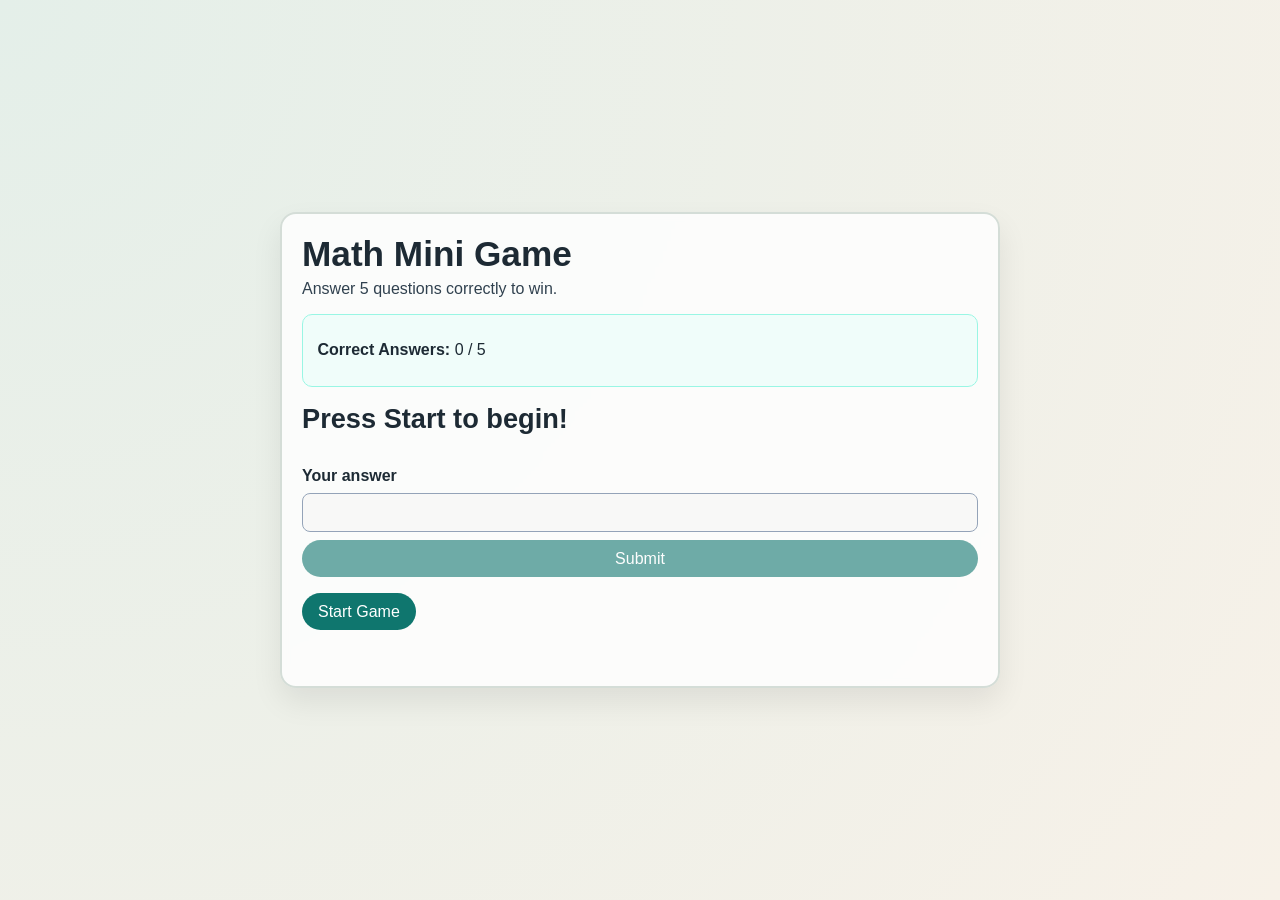
<file: index.html>
<!doctype html>
<html lang="en">
<head>
  <meta charset="UTF-8">
  <meta name="viewport" content="width=device-width, initial-scale=1.0">
  <title>Math Mini Game</title>
  <meta name="description" content="Play a quick arithmetic challenge: answer 5 math questions correctly to win.">
  <meta name="theme-color" content="#0f766e">

  <link rel="icon" type="image/svg+xml" href="favicon.svg">
  <link rel="apple-touch-icon" href="favicon.svg">

  <meta property="og:type" content="website">
  <meta property="og:title" content="Math Mini Game">
  <meta property="og:description" content="Answer 5 arithmetic questions correctly and win the mini game.">
  <meta property="og:url" content="https://52311774-hash.github.io/mathgame/">
  <meta property="og:image" content="https://52311774-hash.github.io/mathgame/og-image.svg">
  <meta property="og:image:alt" content="Math Mini Game social preview card">

  <meta name="twitter:card" content="summary_large_image">
  <meta name="twitter:title" content="Math Mini Game">
  <meta name="twitter:description" content="Answer 5 arithmetic questions correctly and win the mini game.">
  <meta name="twitter:image" content="https://52311774-hash.github.io/mathgame/og-image.svg">
  <link rel="stylesheet" href="styles.css">
</head>
<body>
  <main class="game-shell">
    <h1>Math Mini Game</h1>
    <p class="subtitle">Answer 5 questions correctly to win.</p>

    <section class="status" aria-live="polite">
      <p><strong>Correct Answers:</strong> <span id="score">0</span> / 5</p>
    </section>

    <section class="question-area">
      <h2 id="question">Press Start to begin!</h2>
    </section>

    <form id="answer-form" class="answer-form" autocomplete="off">
      <label for="answer-input">Your answer</label>
      <input id="answer-input" type="number" step="any" required disabled>
      <button id="submit-btn" type="submit" disabled>Submit</button>
    </form>

    <div class="actions">
      <button id="start-btn" type="button">Start Game</button>
      <button id="restart-btn" type="button" class="hidden">Play Again</button>
    </div>

    <p id="feedback" class="feedback" aria-live="polite"></p>
  </main>

  <script src="game.js"></script>
</body>
</html>
</file>
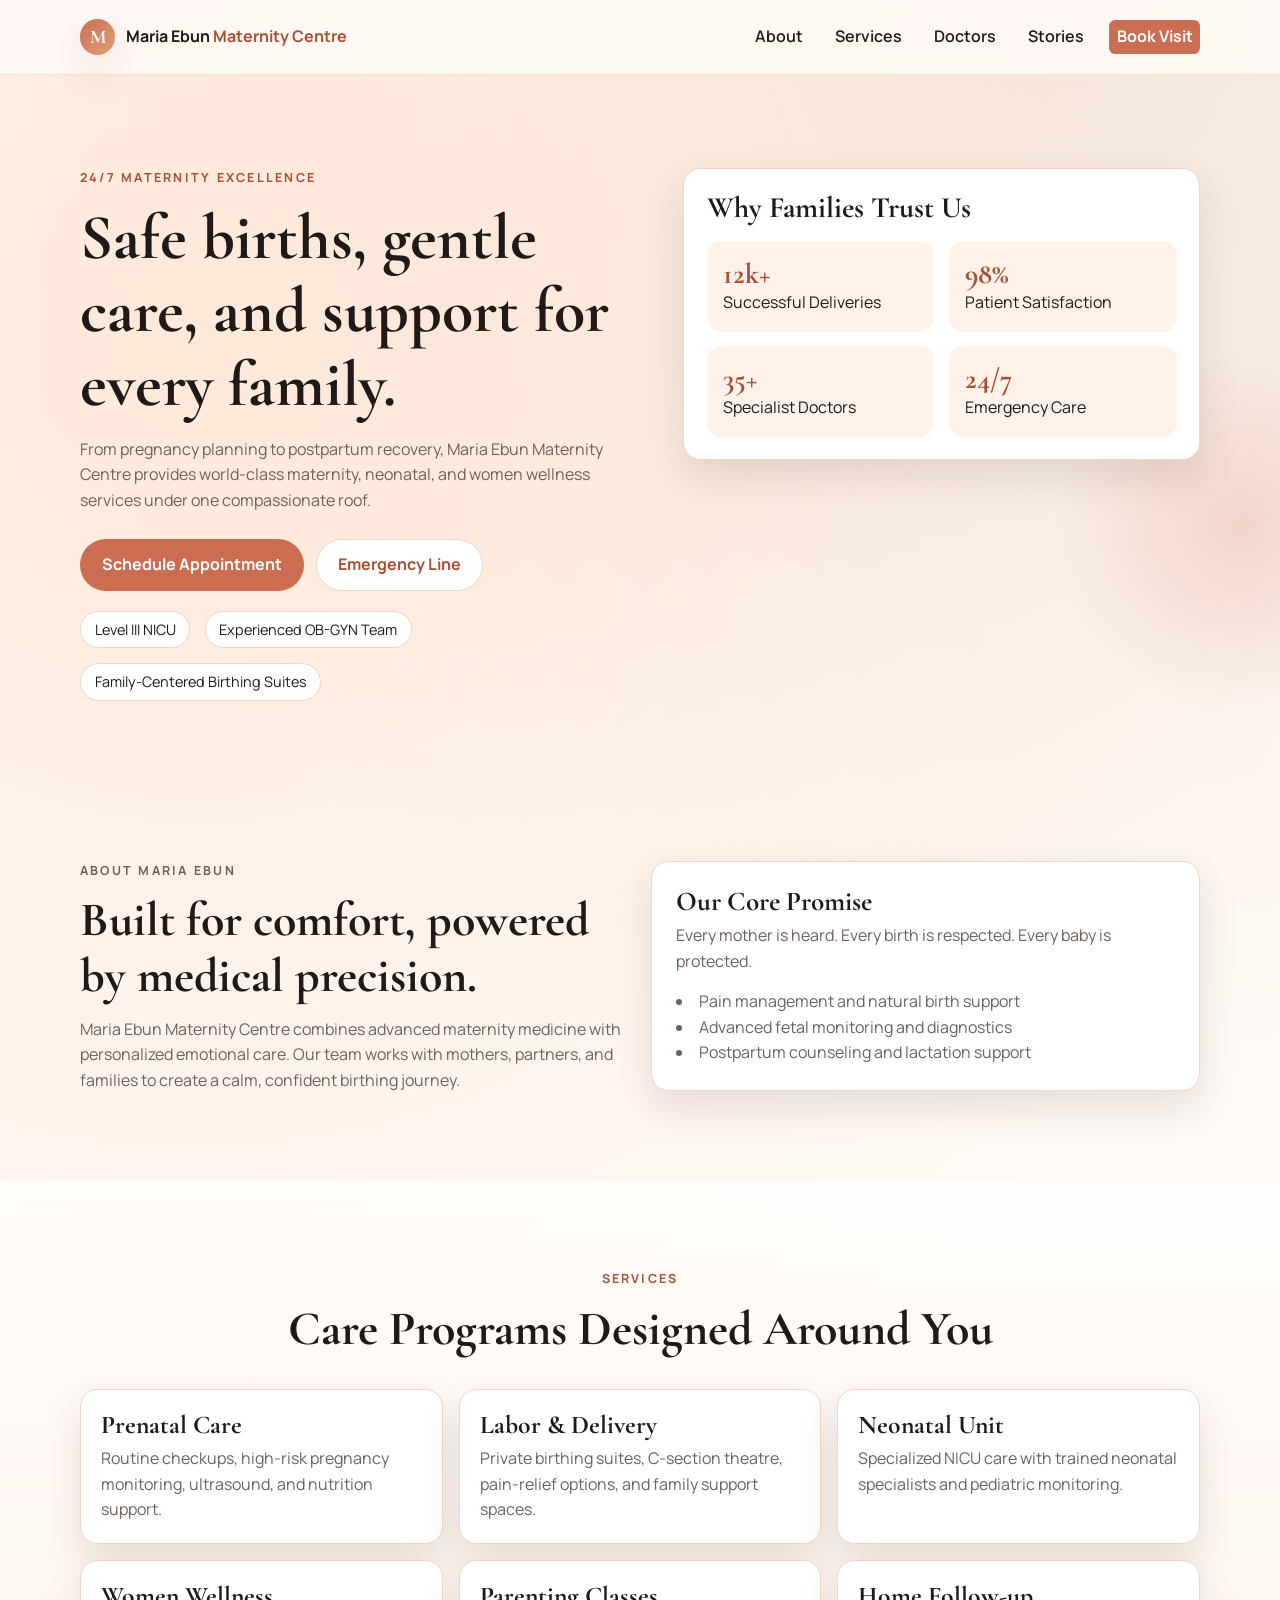
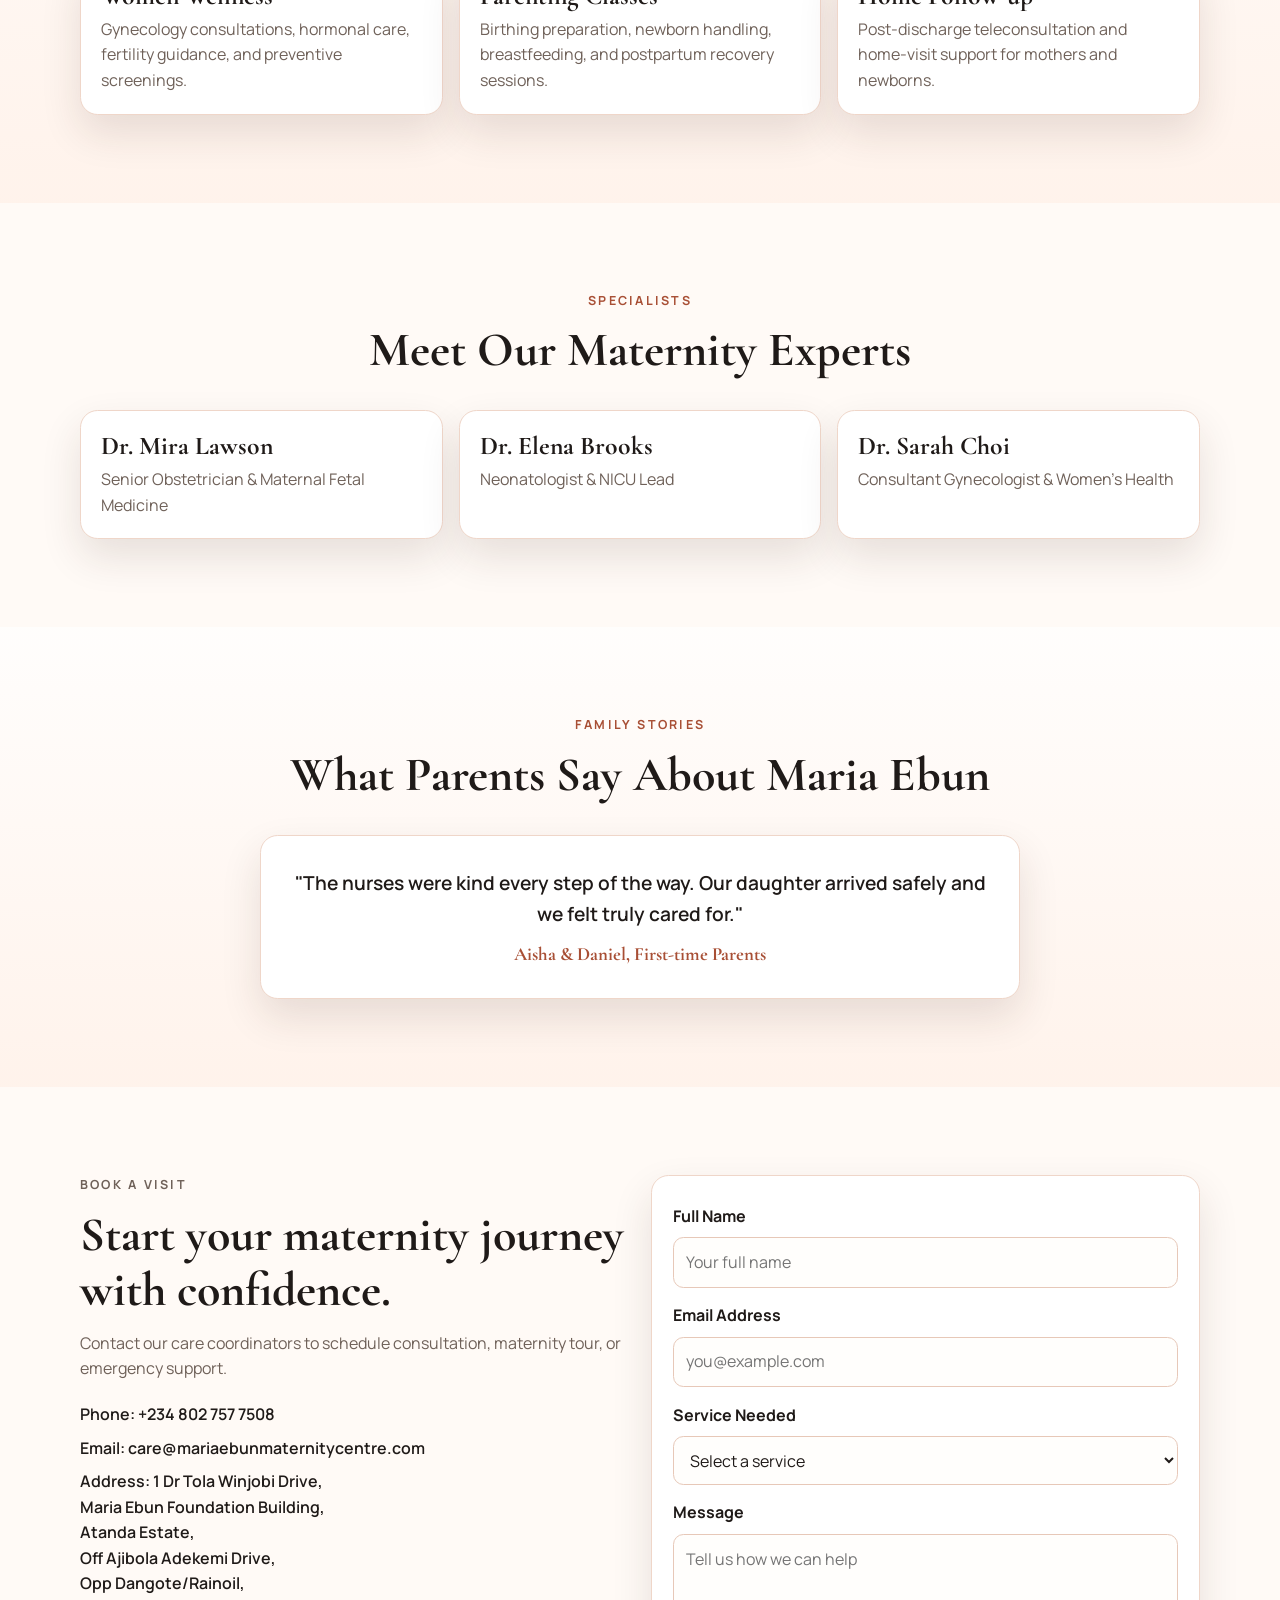
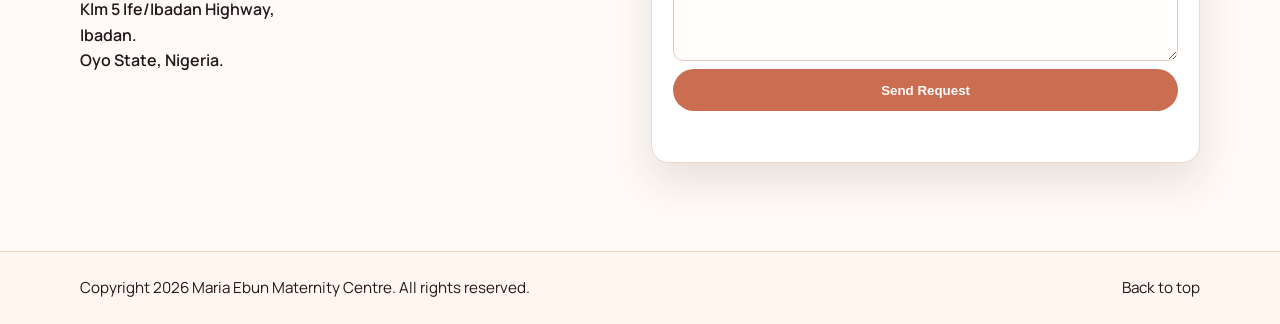
<file: docs/index.html>
<!DOCTYPE html>
<html lang="en">
<head>
  <meta charset="UTF-8" />
  <meta name="viewport" content="width=device-width, initial-scale=1.0" />
  <meta name="description" content="Maria Ebun Maternity Centre - Compassionate maternity, neonatal, and women's wellness care." />
  <title>Maria Ebun Maternity Centre</title>
  <link rel="preconnect" href="https://fonts.googleapis.com" />
  <link rel="preconnect" href="https://fonts.gstatic.com" crossorigin />
  <link href="https://fonts.googleapis.com/css2?family=Cormorant+Garamond:wght@500;600;700&family=Manrope:wght@400;500;600;700;800&display=swap" rel="stylesheet" />
  <link rel="stylesheet" href="styles.css" />
</head>
<body>
  <header class="site-header" id="top">
    <div class="container nav-wrap">
      <a href="#top" class="brand" aria-label="Maria Ebun Home">
        <span class="brand-mark">M</span>
        <span class="brand-text">Maria Ebun <strong>Maternity Centre</strong></span>
      </a>

      <button class="nav-toggle" aria-expanded="false" aria-controls="primary-nav" aria-label="Toggle navigation">
        <span></span>
        <span></span>
        <span></span>
      </button>

      <nav id="primary-nav" class="primary-nav" aria-label="Main Navigation">
        <a href="#about">About</a>
        <a href="#services">Services</a>
        <a href="#doctors">Doctors</a>
        <a href="#testimonials">Stories</a>
        <a href="#contact" class="btn btn-small">Book Visit</a>
      </nav>
    </div>
  </header>

  <main>
    <section class="hero">
      <div class="hero-glow"></div>
      <div class="container hero-grid">
        <div class="hero-copy reveal">
          <p class="eyebrow">24/7 Maternity Excellence</p>
          <h1>Safe births, gentle care, and support for every family.</h1>
          <p class="lead">
            From pregnancy planning to postpartum recovery, Maria Ebun Maternity Centre provides world-class maternity,
            neonatal, and women wellness services under one compassionate roof.
          </p>
          <div class="hero-actions">
            <a href="#contact" class="btn">Schedule Appointment</a>
            <a href="tel:+2348027577508" class="btn btn-ghost">Emergency Line</a>
          </div>
          <ul class="hero-points" aria-label="Hospital highlights">
            <li>Level III NICU</li>
            <li>Experienced OB-GYN Team</li>
            <li>Family-Centered Birthing Suites</li>
          </ul>
        </div>

        <aside class="hero-panel reveal delay-1" aria-label="Quick facts">
          <h2>Why Families Trust Us</h2>
          <div class="stats-grid">
            <article>
              <h3>12k+</h3>
              <p>Successful Deliveries</p>
            </article>
            <article>
              <h3>98%</h3>
              <p>Patient Satisfaction</p>
            </article>
            <article>
              <h3>35+</h3>
              <p>Specialist Doctors</p>
            </article>
            <article>
              <h3>24/7</h3>
              <p>Emergency Care</p>
            </article>
          </div>
        </aside>
      </div>
    </section>

    <section class="about section" id="about">
      <div class="container split">
        <div class="reveal">
          <p class="eyebrow">About Maria Ebun</p>
          <h2>Built for comfort, powered by medical precision.</h2>
          <p>
            Maria Ebun Maternity Centre combines advanced maternity medicine with personalized emotional care.
            Our team works with mothers, partners, and families to create a calm, confident birthing journey.
          </p>
        </div>
        <div class="card reveal delay-1">
          <h3>Our Core Promise</h3>
          <p>Every mother is heard. Every birth is respected. Every baby is protected.</p>
          <ul>
            <li>Pain management and natural birth support</li>
            <li>Advanced fetal monitoring and diagnostics</li>
            <li>Postpartum counseling and lactation support</li>
          </ul>
        </div>
      </div>
    </section>

    <section class="services section" id="services">
      <div class="container">
        <p class="eyebrow center">Services</p>
        <h2 class="center">Care Programs Designed Around You</h2>

        <div class="service-grid">
          <article class="service-card reveal">
            <h3>Prenatal Care</h3>
            <p>Routine checkups, high-risk pregnancy monitoring, ultrasound, and nutrition support.</p>
          </article>
          <article class="service-card reveal delay-1">
            <h3>Labor & Delivery</h3>
            <p>Private birthing suites, C-section theatre, pain-relief options, and family support spaces.</p>
          </article>
          <article class="service-card reveal delay-2">
            <h3>Neonatal Unit</h3>
            <p>Specialized NICU care with trained neonatal specialists and pediatric monitoring.</p>
          </article>
          <article class="service-card reveal">
            <h3>Women Wellness</h3>
            <p>Gynecology consultations, hormonal care, fertility guidance, and preventive screenings.</p>
          </article>
          <article class="service-card reveal delay-1">
            <h3>Parenting Classes</h3>
            <p>Birthing preparation, newborn handling, breastfeeding, and postpartum recovery sessions.</p>
          </article>
          <article class="service-card reveal delay-2">
            <h3>Home Follow-up</h3>
            <p>Post-discharge teleconsultation and home-visit support for mothers and newborns.</p>
          </article>
        </div>
      </div>
    </section>

    <section class="doctors section" id="doctors">
      <div class="container">
        <p class="eyebrow center">Specialists</p>
        <h2 class="center">Meet Our Maternity Experts</h2>

        <div class="doctor-grid">
          <article class="doctor-card reveal">
            <h3>Dr. Mira Lawson</h3>
            <p>Senior Obstetrician & Maternal Fetal Medicine</p>
          </article>
          <article class="doctor-card reveal delay-1">
            <h3>Dr. Elena Brooks</h3>
            <p>Neonatologist & NICU Lead</p>
          </article>
          <article class="doctor-card reveal delay-2">
            <h3>Dr. Sarah Choi</h3>
            <p>Consultant Gynecologist & Women's Health</p>
          </article>
        </div>
      </div>
    </section>

    <section class="testimonials section" id="testimonials">
      <div class="container">
        <p class="eyebrow center">Family Stories</p>
        <h2 class="center">What Parents Say About Maria Ebun</h2>
        <div class="testimonial-box reveal" aria-live="polite">
          <p id="testimonial-quote">
            "The nurses were kind every step of the way. Our daughter arrived safely and we felt truly cared for."
          </p>
          <h3 id="testimonial-author">Aisha & Daniel, First-time Parents</h3>
        </div>
      </div>
    </section>

    <section class="contact section" id="contact">
      <div class="container split">
        <div class="reveal">
          <p class="eyebrow">Book a Visit</p>
          <h2>Start your maternity journey with confidence.</h2>
          <p>
            Contact our care coordinators to schedule consultation, maternity tour, or emergency support.
          </p>
          <ul class="contact-list">
            <li>Phone: +234 802 757 7508</li>
            <li>Email: care@mariaebunmaternitycentre.com</li>
            <li>
              Address: 1 Dr Tola Winjobi Drive,<br />
              Maria Ebun Foundation Building,<br />
              Atanda Estate,<br />
              Off Ajibola Adekemi Drive,<br />
              Opp Dangote/Rainoil,<br />
              Klm 5 Ife/Ibadan Highway,<br />
              Ibadan.<br />
              Oyo State, Nigeria.
            </li>
          </ul>
        </div>

        <form class="contact-form reveal delay-1" novalidate>
          <label for="name">Full Name</label>
          <input id="name" name="name" type="text" placeholder="Your full name" required />

          <label for="email">Email Address</label>
          <input id="email" name="email" type="email" placeholder="you@example.com" required />

          <label for="service">Service Needed</label>
          <select id="service" name="service" required>
            <option value="">Select a service</option>
            <option>Prenatal Consultation</option>
            <option>Delivery Package</option>
            <option>NICU Information</option>
            <option>Women Wellness Check</option>
          </select>

          <label for="message">Message</label>
          <textarea id="message" name="message" rows="4" placeholder="Tell us how we can help"></textarea>

          <button type="submit" class="btn">Send Request</button>
          <p class="form-note" id="form-note" role="status" aria-live="polite"></p>
        </form>
      </div>
    </section>
  </main>

  <footer class="site-footer">
    <div class="container footer-wrap">
      <p>Copyright <span id="year"></span> Maria Ebun Maternity Centre. All rights reserved.</p>
      <a href="#top">Back to top</a>
    </div>
  </footer>

  <script src="script.js"></script>
</body>
</html>
</file>
<file: styles.css>
:root {
  --bg-1: #f7f1e8;
  --bg-2: #e4efe9;
  --surface: #ffffffcc;
  --text: #1d2a34;
  --accent: #0f766e;
  --accent-strong: #115e59;
  --danger: #9f1239;
  --ring: #14b8a6;
}

* {
  box-sizing: border-box;
}

body {
  margin: 0;
  min-height: 100vh;
  display: grid;
  place-items: center;
  font-family: "Trebuchet MS", "Segoe UI", sans-serif;
  color: var(--text);
  background: radial-gradient(circle at top left, var(--bg-2), var(--bg-1));
  padding: 1rem;
}

.game-shell {
  width: min(720px, 100%);
  background: var(--surface);
  border: 2px solid #d4ddd7;
  border-radius: 16px;
  padding: 1.25rem;
  box-shadow: 0 14px 30px rgba(0, 0, 0, 0.08);
  backdrop-filter: blur(4px);
}

h1 {
  margin: 0;
  font-size: clamp(1.5rem, 3vw, 2.2rem);
}

.subtitle {
  margin-top: 0.4rem;
  color: #30414f;
}

.status {
  background: #f0fdfa;
  border: 1px solid #99f6e4;
  border-radius: 10px;
  padding: 0.65rem 0.9rem;
  margin: 1rem 0;
}

.question-area {
  min-height: 3rem;
}

.question-area h2 {
  margin: 0;
  font-size: clamp(1.2rem, 2.6vw, 1.7rem);
}

.answer-form {
  margin-top: 1rem;
  display: grid;
  gap: 0.5rem;
}

.answer-form label {
  font-weight: 600;
}

input,
button {
  font: inherit;
}

input {
  border: 1px solid #94a3b8;
  border-radius: 8px;
  padding: 0.6rem 0.75rem;
  outline: none;
}

input:focus {
  border-color: var(--ring);
  box-shadow: 0 0 0 3px #99f6e4;
}

.actions {
  margin-top: 1rem;
  display: flex;
  gap: 0.75rem;
  flex-wrap: wrap;
}

button {
  border: none;
  border-radius: 999px;
  padding: 0.6rem 1rem;
  color: #ffffff;
  background: var(--accent);
  cursor: pointer;
  transition: transform 0.12s ease, background-color 0.12s ease;
}

button:hover:not(:disabled) {
  transform: translateY(-1px);
  background: var(--accent-strong);
}

button:disabled {
  cursor: not-allowed;
  opacity: 0.6;
}

.feedback {
  margin: 1rem 0 0;
  min-height: 1.25rem;
  color: var(--danger);
  font-weight: 600;
}

.hidden {
  display: none;
}

@media (max-width: 480px) {
  .game-shell {
    padding: 1rem;
  }
}
</file>
<file: docs/styles.css>
:root {
  --bg: #fffaf6;
  --surface: #ffffff;
  --surface-2: #fff2ea;
  --text: #1f1a18;
  --muted: #6f6159;
  --accent: #cb6d51;
  --accent-dark: #a84f35;
  --line: #efd6c9;
  --shadow: 0 18px 40px rgba(54, 31, 22, 0.12);
}

* {
  box-sizing: border-box;
  margin: 0;
  padding: 0;
}

html {
  scroll-behavior: smooth;
}

body {
  background:
    radial-gradient(circle at 15% 10%, rgba(255, 217, 192, 0.5), transparent 35%),
    radial-gradient(circle at 85% 0%, rgba(232, 208, 190, 0.45), transparent 30%),
    var(--bg);
  color: var(--text);
  font-family: "Manrope", sans-serif;
  line-height: 1.6;
}

img {
  max-width: 100%;
}

h1,
h2,
h3 {
  font-family: "Cormorant Garamond", serif;
  line-height: 1.15;
}

a {
  color: inherit;
  text-decoration: none;
}

.container {
  width: min(1120px, 92vw);
  margin-inline: auto;
}

.section {
  padding: 5.5rem 0;
}

.eyebrow {
  letter-spacing: 0.18em;
  text-transform: uppercase;
  font-size: 0.78rem;
  font-weight: 700;
  color: var(--accent-dark);
  margin-bottom: 0.8rem;
}

.center {
  text-align: center;
}

.site-header {
  position: sticky;
  top: 0;
  z-index: 999;
  background: rgba(255, 250, 246, 0.88);
  backdrop-filter: blur(8px);
  border-bottom: 1px solid rgba(203, 109, 81, 0.16);
}

.nav-wrap {
  min-height: 74px;
  display: flex;
  align-items: center;
  justify-content: space-between;
  gap: 1.2rem;
}

.brand {
  display: inline-flex;
  align-items: center;
  gap: 0.7rem;
  font-weight: 700;
}

.brand-mark {
  height: 2.2rem;
  width: 2.2rem;
  border-radius: 999px;
  background: linear-gradient(135deg, #ca6f54, #dfa077);
  color: #fff;
  display: grid;
  place-items: center;
  font-family: "Cormorant Garamond", serif;
  font-size: 1.2rem;
  box-shadow: var(--shadow);
}

.brand-text strong {
  color: var(--accent-dark);
}

.primary-nav {
  display: flex;
  align-items: center;
  gap: 1.2rem;
  font-weight: 600;
}

.primary-nav a {
  padding: 0.2rem 0.4rem;
  border-radius: 0.4rem;
}

.primary-nav a:hover {
  color: var(--accent-dark);
}

.nav-toggle {
  display: none;
  border: none;
  background: transparent;
  cursor: pointer;
  padding: 0.3rem;
}

.nav-toggle span {
  display: block;
  width: 1.6rem;
  height: 2px;
  background: var(--text);
  margin: 0.32rem 0;
}

.hero {
  padding: 5.8rem 0 4.5rem;
  position: relative;
  overflow: hidden;
}

.hero-glow {
  position: absolute;
  inset: auto -12% 8% auto;
  width: 380px;
  height: 380px;
  border-radius: 50%;
  background: radial-gradient(circle, rgba(203, 109, 81, 0.2), transparent 70%);
  pointer-events: none;
}

.hero-grid {
  display: grid;
  grid-template-columns: 1.05fr 0.95fr;
  gap: 2rem;
  align-items: start;
}

.hero-copy h1 {
  font-size: clamp(2.2rem, 5vw, 4rem);
  margin-bottom: 0.95rem;
}

.lead {
  color: var(--muted);
  max-width: 62ch;
}

.hero-actions {
  margin-top: 1.6rem;
  display: flex;
  flex-wrap: wrap;
  gap: 0.8rem;
}

.btn {
  display: inline-flex;
  align-items: center;
  justify-content: center;
  border: 1px solid transparent;
  border-radius: 999px;
  padding: 0.78rem 1.3rem;
  font-weight: 700;
  background: var(--accent);
  color: #fff;
  transition: transform 0.25s ease, background 0.25s ease;
}

.btn:hover {
  transform: translateY(-2px);
  background: var(--accent-dark);
}

.btn-small {
  padding: 0.52rem 0.9rem;
}

.btn-ghost {
  border-color: var(--line);
  color: var(--accent-dark);
  background: var(--surface);
}

.hero-points {
  margin-top: 1.2rem;
  display: flex;
  flex-wrap: wrap;
  gap: 0.9rem;
  list-style: none;
}

.hero-points li {
  background: var(--surface);
  border: 1px solid var(--line);
  border-radius: 999px;
  padding: 0.4rem 0.85rem;
  font-size: 0.9rem;
}

.hero-panel,
.card,
.service-card,
.doctor-card,
.testimonial-box,
.contact-form {
  background: var(--surface);
  border: 1px solid var(--line);
  border-radius: 1.1rem;
  box-shadow: var(--shadow);
}

.hero-panel {
  padding: 1.4rem;
}

.hero-panel h2 {
  font-size: 1.85rem;
  margin-bottom: 1rem;
}

.stats-grid {
  display: grid;
  grid-template-columns: repeat(2, minmax(120px, 1fr));
  gap: 0.9rem;
}

.stats-grid article {
  background: var(--surface-2);
  border-radius: 0.9rem;
  padding: 1rem;
}

.stats-grid h3 {
  font-size: 1.8rem;
  color: var(--accent-dark);
}

.split {
  display: grid;
  grid-template-columns: 1fr 1fr;
  gap: 1.4rem;
  align-items: start;
}

.about h2,
.services h2,
.doctors h2,
.testimonials h2,
.contact h2 {
  font-size: clamp(2rem, 4vw, 3rem);
  margin-bottom: 0.8rem;
}

.card {
  padding: 1.5rem;
}

.card h3 {
  font-size: 1.7rem;
  margin-bottom: 0.4rem;
}

.card ul {
  margin-top: 0.9rem;
  list-style-position: inside;
  color: var(--muted);
}

.services,
.testimonials {
  background: linear-gradient(180deg, rgba(255, 255, 255, 0.7), rgba(255, 242, 234, 0.9));
}

.service-grid,
.doctor-grid {
  margin-top: 2rem;
  display: grid;
  gap: 1rem;
}

.service-grid {
  grid-template-columns: repeat(3, minmax(220px, 1fr));
}

.doctor-grid {
  grid-template-columns: repeat(3, minmax(220px, 1fr));
}

.service-card,
.doctor-card {
  padding: 1.25rem;
}

.service-card h3,
.doctor-card h3 {
  font-size: 1.6rem;
  margin-bottom: 0.4rem;
}

.service-card p,
.doctor-card p,
.about p,
.contact p {
  color: var(--muted);
}

.testimonial-box {
  margin: 2rem auto 0;
  max-width: 760px;
  text-align: center;
  padding: 2rem;
}

.testimonial-box p {
  font-size: 1.2rem;
  font-weight: 600;
}

.testimonial-box h3 {
  margin-top: 0.9rem;
  color: var(--accent-dark);
}

.contact-list {
  margin-top: 1rem;
  list-style: none;
}

.contact-list li {
  padding: 0.25rem 0;
  font-weight: 600;
}

.contact-form {
  padding: 1.3rem;
  display: grid;
  gap: 0.5rem;
}

.contact-form label {
  margin-top: 0.45rem;
  font-weight: 700;
}

.contact-form input,
.contact-form select,
.contact-form textarea {
  border: 1px solid #e7c8b8;
  border-radius: 0.65rem;
  background: #fffefc;
  color: var(--text);
  font: inherit;
  padding: 0.72rem;
}

.contact-form input:focus,
.contact-form select:focus,
.contact-form textarea:focus {
  outline: 2px solid rgba(203, 109, 81, 0.32);
  border-color: var(--accent);
}

.form-note {
  font-size: 0.9rem;
  min-height: 1.35rem;
}

.site-footer {
  border-top: 1px solid var(--line);
  background: rgba(255, 245, 239, 0.72);
}

.footer-wrap {
  min-height: 72px;
  display: flex;
  align-items: center;
  justify-content: space-between;
  gap: 0.8rem;
  flex-wrap: wrap;
  font-size: 0.95rem;
}

.reveal {
  opacity: 0;
  transform: translateY(16px);
  transition: opacity 0.65s ease, transform 0.65s ease;
}

.reveal.visible {
  opacity: 1;
  transform: translateY(0);
}

.delay-1 {
  transition-delay: 0.15s;
}

.delay-2 {
  transition-delay: 0.3s;
}

@media (max-width: 980px) {
  .hero-grid,
  .split,
  .service-grid,
  .doctor-grid {
    grid-template-columns: 1fr;
  }

  .hero {
    padding-top: 4.2rem;
  }

  .primary-nav {
    position: absolute;
    right: 4vw;
    top: 72px;
    background: var(--surface);
    border: 1px solid var(--line);
    border-radius: 0.9rem;
    box-shadow: var(--shadow);
    padding: 0.8rem;
    display: none;
    flex-direction: column;
    align-items: stretch;
    min-width: 210px;
  }

  .primary-nav.open {
    display: flex;
  }

  .nav-toggle {
    display: block;
  }
}

@media (max-width: 620px) {
  .section {
    padding: 4.4rem 0;
  }

  .hero-actions,
  .hero-points {
    flex-direction: column;
    align-items: flex-start;
  }

  .btn,
  .btn-ghost {
    width: 100%;
  }
}
</file>
